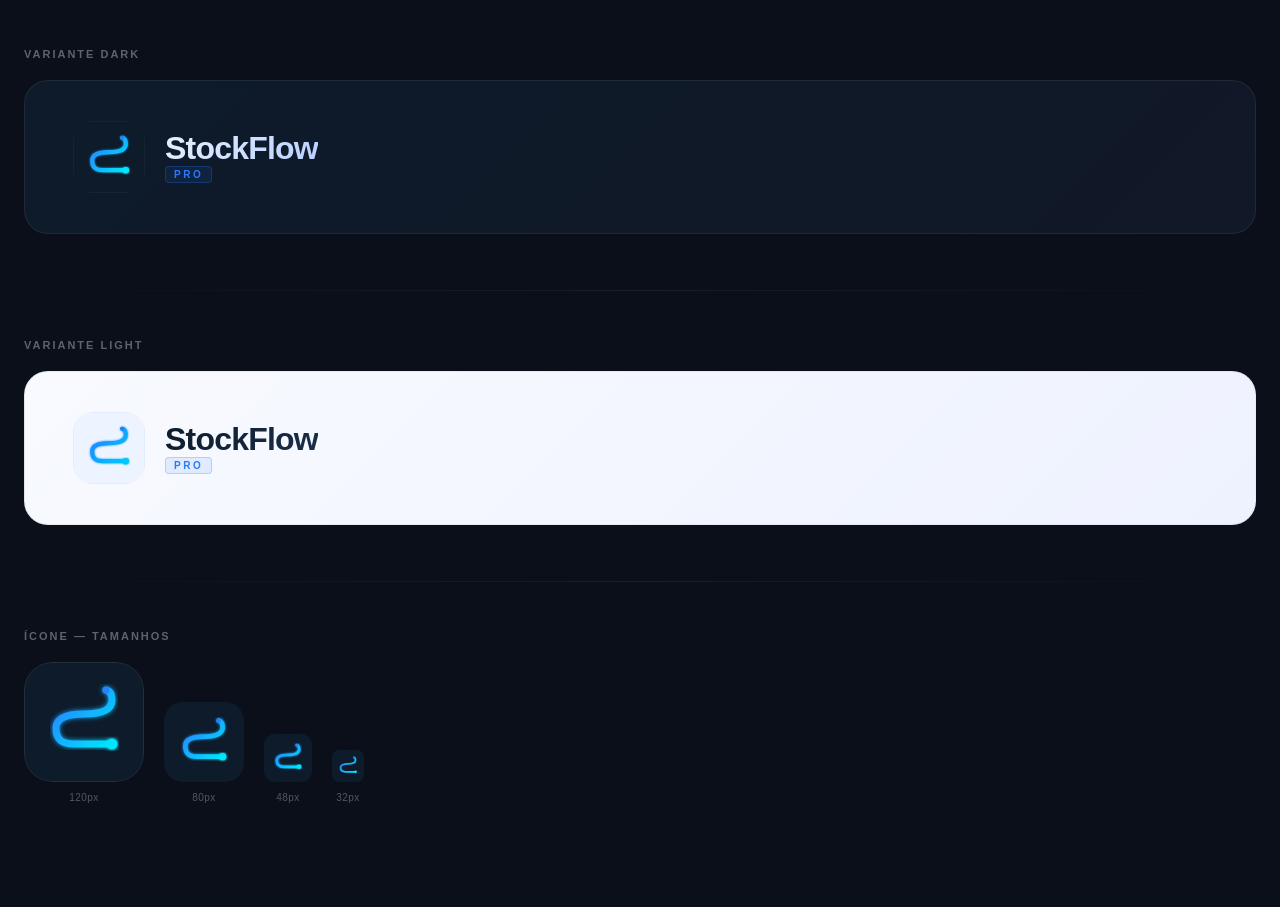
<file: stockflow-logo-preview.html>
<!DOCTYPE html>
<html lang="pt-BR">
<head>
<meta charset="UTF-8">
<meta name="viewport" content="width=device-width,initial-scale=1">
<title>StockFlow Pro — Logo</title>
<style>
  * { margin: 0; padding: 0; box-sizing: border-box; }

  body {
    font-family: -apple-system, 'Helvetica Neue', sans-serif;
    background: #0a0f1a;
    color: #fff;
    min-height: 100vh;
    padding: 48px 24px;
  }

  h2 {
    font-size: 11px;
    font-weight: 600;
    letter-spacing: 2px;
    text-transform: uppercase;
    color: rgba(255,255,255,0.35);
    margin-bottom: 20px;
  }

  .section {
    margin-bottom: 56px;
  }

  /* ── DARK VARIANT ── */
  .card-dark {
    background: linear-gradient(135deg, #0d1b2a 0%, #111827 100%);
    border: 1px solid rgba(255,255,255,0.07);
    border-radius: 24px;
    padding: 40px 48px;
    display: flex;
    align-items: center;
    gap: 20px;
  }

  /* ── LIGHT VARIANT ── */
  .card-light {
    background: linear-gradient(135deg, #f8faff 0%, #eef2ff 100%);
    border: 1px solid rgba(0,0,0,0.06);
    border-radius: 24px;
    padding: 40px 48px;
    display: flex;
    align-items: center;
    gap: 20px;
  }

  /* ── ICON SIZES ── */
  .icons-row {
    display: flex;
    align-items: flex-end;
    gap: 20px;
  }
  .icon-wrap {
    display: flex;
    flex-direction: column;
    align-items: center;
    gap: 10px;
  }
  .icon-wrap span {
    font-size: 10px;
    color: rgba(255,255,255,0.3);
    letter-spacing: 0.5px;
  }

  /* ── ICON SVG ── */
  .icon-svg {
    border-radius: calc(28% * var(--scale, 1));
    overflow: hidden;
    flex-shrink: 0;
  }

  /* ── WORDMARK ── */
  .wordmark {
    display: flex;
    flex-direction: column;
    gap: 2px;
  }
  .wm-name {
    font-size: 32px;
    font-weight: 700;
    letter-spacing: -0.8px;
    line-height: 1;
    background: linear-gradient(135deg, #e8f0ff 0%, #b8d0ff 100%);
    -webkit-background-clip: text;
    -webkit-text-fill-color: transparent;
    background-clip: text;
  }
  .wm-name-dark {
    background: linear-gradient(135deg, #0d1b2a 0%, #1a2f4a 100%);
    -webkit-background-clip: text;
    -webkit-text-fill-color: transparent;
    background-clip: text;
  }
  .wm-pro {
    display: inline-flex;
    align-items: center;
    gap: 0;
  }
  .wm-pro span {
    font-size: 10px;
    font-weight: 800;
    letter-spacing: 2.5px;
    text-transform: uppercase;
    background: linear-gradient(90deg, #2979FF, #00E5FF);
    -webkit-background-clip: text;
    -webkit-text-fill-color: transparent;
    background-clip: text;
    padding: 2px 8px;
    border-radius: 4px;
    border: 1px solid rgba(41,121,255,0.25);
    background-clip: unset;
    -webkit-text-fill-color: unset;
    color: #2979FF;
    background: rgba(41,121,255,0.1);
  }

  .divider {
    height: 1px;
    background: linear-gradient(90deg, transparent, rgba(255,255,255,0.06), transparent);
    margin: 48px 0;
  }
</style>
</head>
<body>

<div class="section">
  <h2>Variante Dark</h2>
  <div class="card-dark">
    <svg xmlns="http://www.w3.org/2000/svg" viewBox="0 0 120 120" width="72" height="72" style="flex-shrink:0;border-radius:20px">
      <defs>
        <linearGradient id="g1" x1="0%" y1="0%" x2="100%" y2="100%">
          <stop offset="0%" stop-color="#2979FF"/>
          <stop offset="100%" stop-color="#00E5FF"/>
        </linearGradient>
        <filter id="gl">
          <feGaussianBlur stdDeviation="2" result="b"/>
          <feMerge><feMergeNode in="b"/><feMergeNode in="SourceGraphic"/></feMerge>
        </filter>
      </defs>
      <rect width="120" height="120" rx="28" fill="#0D1B2A"/>
      <rect x="0.5" y="0.5" width="119" height="119" rx="27.5" fill="none" stroke="rgba(255,255,255,0.09)" stroke-width="1"/>
      <path d="M 82 28 C 82 28,88 28,88 38 C 88 50,72 52,60 52 C 48 52,32 54,32 66 C 32 78,38 82,50 82 C 58 82,88 82,88 82"
        fill="none" stroke="url(#g1)" stroke-width="7" stroke-linecap="round" filter="url(#gl)"/>
      <circle cx="88" cy="82" r="5.5" fill="#00E5FF" filter="url(#gl)"/>
      <circle cx="82" cy="28" r="3.5" fill="#2979FF" opacity="0.8"/>
    </svg>
    <div class="wordmark">
      <div class="wm-name">StockFlow</div>
      <div class="wm-pro"><span>PRO</span></div>
    </div>
  </div>
</div>

<div class="divider"></div>

<div class="section">
  <h2>Variante Light</h2>
  <div class="card-light">
    <svg xmlns="http://www.w3.org/2000/svg" viewBox="0 0 120 120" width="72" height="72" style="flex-shrink:0;border-radius:20px">
      <defs>
        <linearGradient id="g2" x1="0%" y1="0%" x2="100%" y2="100%">
          <stop offset="0%" stop-color="#2979FF"/>
          <stop offset="100%" stop-color="#00C8FF"/>
        </linearGradient>
        <filter id="gl2">
          <feGaussianBlur stdDeviation="2" result="b"/>
          <feMerge><feMergeNode in="b"/><feMergeNode in="SourceGraphic"/></feMerge>
        </filter>
      </defs>
      <rect width="120" height="120" rx="28" fill="#EEF4FF"/>
      <rect x="0.5" y="0.5" width="119" height="119" rx="27.5" fill="none" stroke="rgba(41,121,255,0.15)" stroke-width="1"/>
      <path d="M 82 28 C 82 28,88 28,88 38 C 88 50,72 52,60 52 C 48 52,32 54,32 66 C 32 78,38 82,50 82 C 58 82,88 82,88 82"
        fill="none" stroke="url(#g2)" stroke-width="7" stroke-linecap="round" filter="url(#gl2)"/>
      <circle cx="88" cy="82" r="5.5" fill="#00C8FF" filter="url(#gl2)"/>
      <circle cx="82" cy="28" r="3.5" fill="#2979FF" opacity="0.9"/>
    </svg>
    <div class="wordmark">
      <div class="wm-name wm-name-dark">StockFlow</div>
      <div class="wm-pro"><span>PRO</span></div>
    </div>
  </div>
</div>

<div class="divider"></div>

<div class="section">
  <h2>Ícone — Tamanhos</h2>
  <div class="icons-row">

    <div class="icon-wrap">
      <svg xmlns="http://www.w3.org/2000/svg" viewBox="0 0 120 120" width="120" height="120" style="border-radius:28px">
        <defs>
          <linearGradient id="g3" x1="0%" y1="0%" x2="100%" y2="100%">
            <stop offset="0%" stop-color="#2979FF"/>
            <stop offset="100%" stop-color="#00E5FF"/>
          </linearGradient>
          <filter id="gl3">
            <feGaussianBlur stdDeviation="2.5" result="b"/>
            <feMerge><feMergeNode in="b"/><feMergeNode in="SourceGraphic"/></feMerge>
          </filter>
        </defs>
        <rect width="120" height="120" rx="28" fill="#0D1B2A"/>
        <rect x="0.5" y="0.5" width="119" height="119" rx="27.5" fill="none" stroke="rgba(255,255,255,0.09)" stroke-width="1"/>
        <path d="M 82 28 C 82 28,88 28,88 38 C 88 50,72 52,60 52 C 48 52,32 54,32 66 C 32 78,38 82,50 82 C 58 82,88 82,88 82"
          fill="none" stroke="url(#g3)" stroke-width="7" stroke-linecap="round" filter="url(#gl3)"/>
        <circle cx="88" cy="82" r="5.5" fill="#00E5FF" filter="url(#gl3)"/>
        <circle cx="82" cy="28" r="3.5" fill="#2979FF" opacity="0.8"/>
      </svg>
      <span>120px</span>
    </div>

    <div class="icon-wrap">
      <svg xmlns="http://www.w3.org/2000/svg" viewBox="0 0 120 120" width="80" height="80" style="border-radius:19px">
        <defs>
          <linearGradient id="g4" x1="0%" y1="0%" x2="100%" y2="100%">
            <stop offset="0%" stop-color="#2979FF"/>
            <stop offset="100%" stop-color="#00E5FF"/>
          </linearGradient>
          <filter id="gl4">
            <feGaussianBlur stdDeviation="2.5" result="b"/>
            <feMerge><feMergeNode in="b"/><feMergeNode in="SourceGraphic"/></feMerge>
          </filter>
        </defs>
        <rect width="120" height="120" fill="#0D1B2A"/>
        <path d="M 82 28 C 82 28,88 28,88 38 C 88 50,72 52,60 52 C 48 52,32 54,32 66 C 32 78,38 82,50 82 C 58 82,88 82,88 82"
          fill="none" stroke="url(#g4)" stroke-width="7" stroke-linecap="round" filter="url(#gl4)"/>
        <circle cx="88" cy="82" r="5.5" fill="#00E5FF" filter="url(#gl4)"/>
        <circle cx="82" cy="28" r="3.5" fill="#2979FF" opacity="0.8"/>
      </svg>
      <span>80px</span>
    </div>

    <div class="icon-wrap">
      <svg xmlns="http://www.w3.org/2000/svg" viewBox="0 0 120 120" width="48" height="48" style="border-radius:11px">
        <defs>
          <linearGradient id="g5" x1="0%" y1="0%" x2="100%" y2="100%">
            <stop offset="0%" stop-color="#2979FF"/>
            <stop offset="100%" stop-color="#00E5FF"/>
          </linearGradient>
          <filter id="gl5">
            <feGaussianBlur stdDeviation="2.5" result="b"/>
            <feMerge><feMergeNode in="b"/><feMergeNode in="SourceGraphic"/></feMerge>
          </filter>
        </defs>
        <rect width="120" height="120" fill="#0D1B2A"/>
        <path d="M 82 28 C 82 28,88 28,88 38 C 88 50,72 52,60 52 C 48 52,32 54,32 66 C 32 78,38 82,50 82 C 58 82,88 82,88 82"
          fill="none" stroke="url(#g5)" stroke-width="7" stroke-linecap="round" filter="url(#gl5)"/>
        <circle cx="88" cy="82" r="5.5" fill="#00E5FF" filter="url(#gl5)"/>
        <circle cx="82" cy="28" r="3.5" fill="#2979FF" opacity="0.8"/>
      </svg>
      <span>48px</span>
    </div>

    <div class="icon-wrap">
      <svg xmlns="http://www.w3.org/2000/svg" viewBox="0 0 120 120" width="32" height="32" style="border-radius:7px">
        <defs>
          <linearGradient id="g6" x1="0%" y1="0%" x2="100%" y2="100%">
            <stop offset="0%" stop-color="#2979FF"/>
            <stop offset="100%" stop-color="#00E5FF"/>
          </linearGradient>
        </defs>
        <rect width="120" height="120" fill="#0D1B2A"/>
        <path d="M 82 28 C 82 28,88 28,88 38 C 88 50,72 52,60 52 C 48 52,32 54,32 66 C 32 78,38 82,50 82 C 58 82,88 82,88 82"
          fill="none" stroke="url(#g6)" stroke-width="7" stroke-linecap="round"/>
        <circle cx="88" cy="82" r="5.5" fill="#00E5FF"/>
        <circle cx="82" cy="28" r="3.5" fill="#2979FF" opacity="0.8"/>
      </svg>
      <span>32px</span>
    </div>

  </div>
</div>

</body>
</html>
</file>
